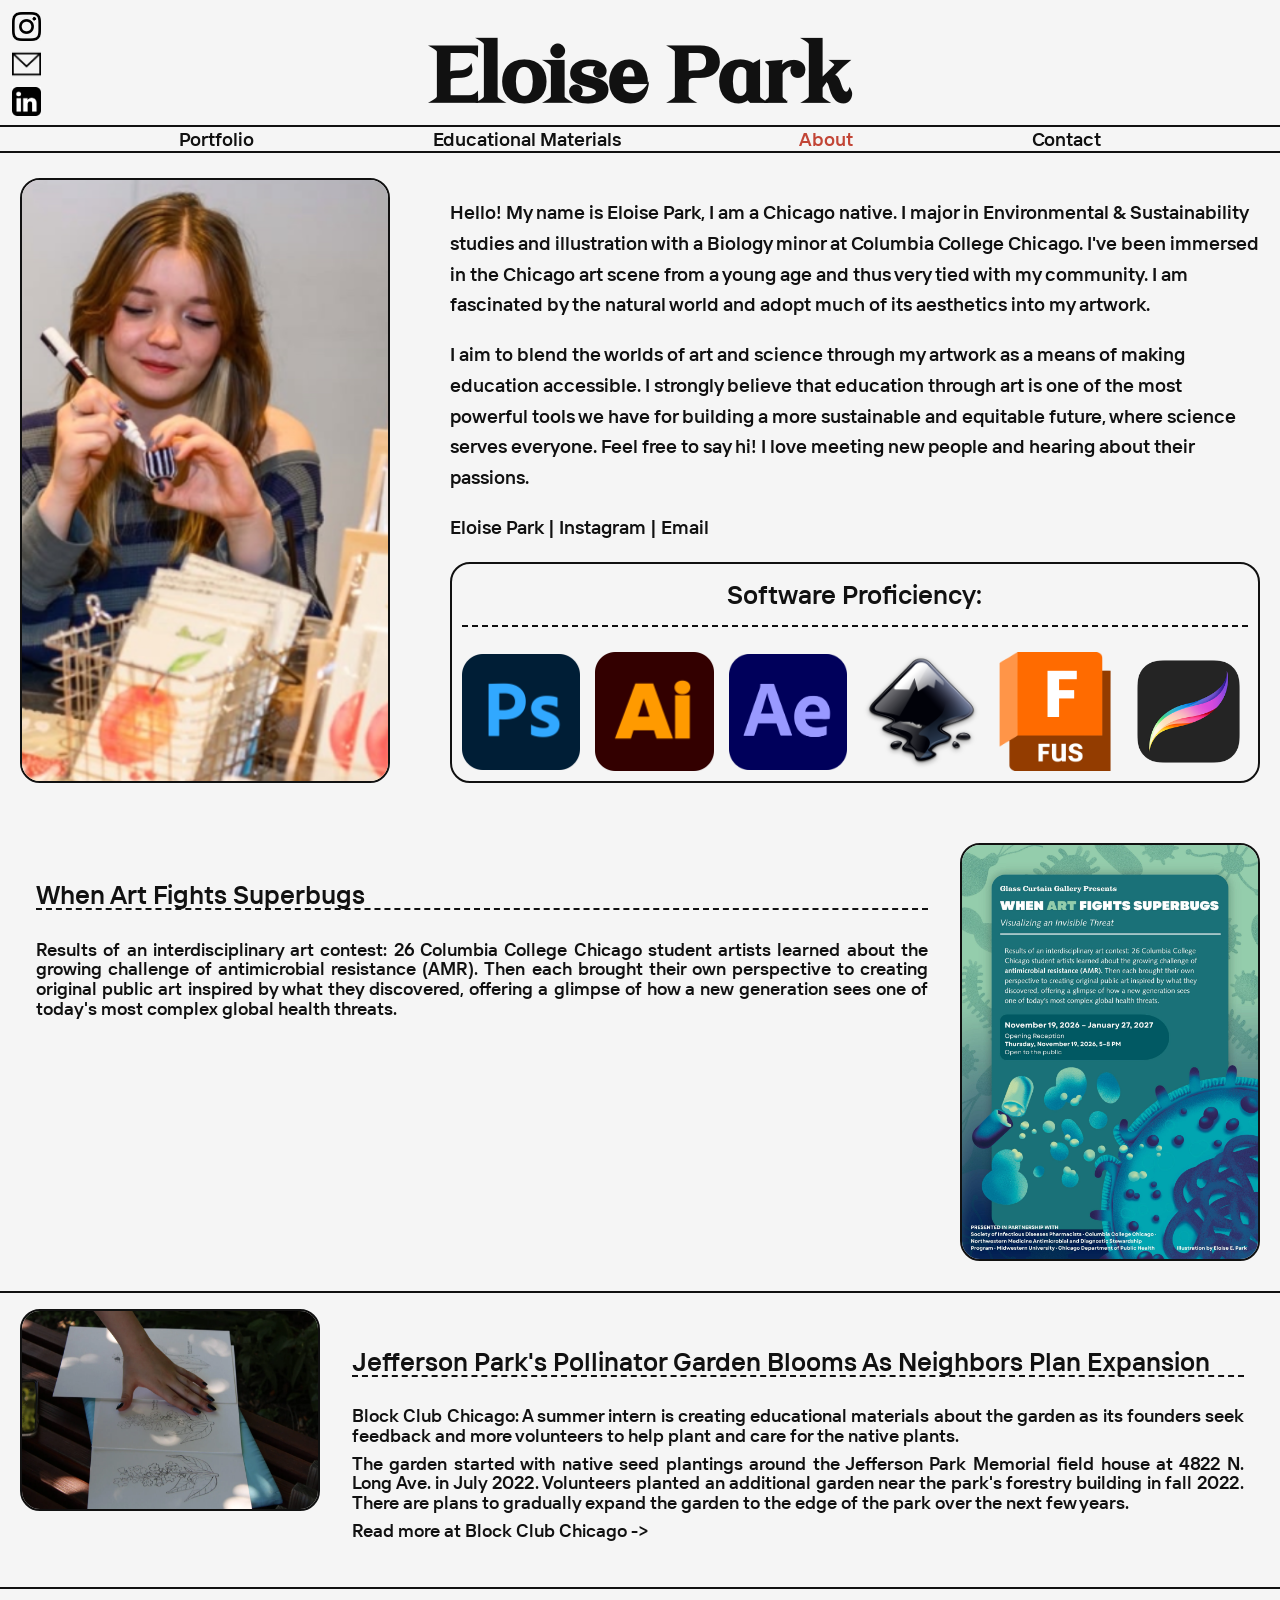
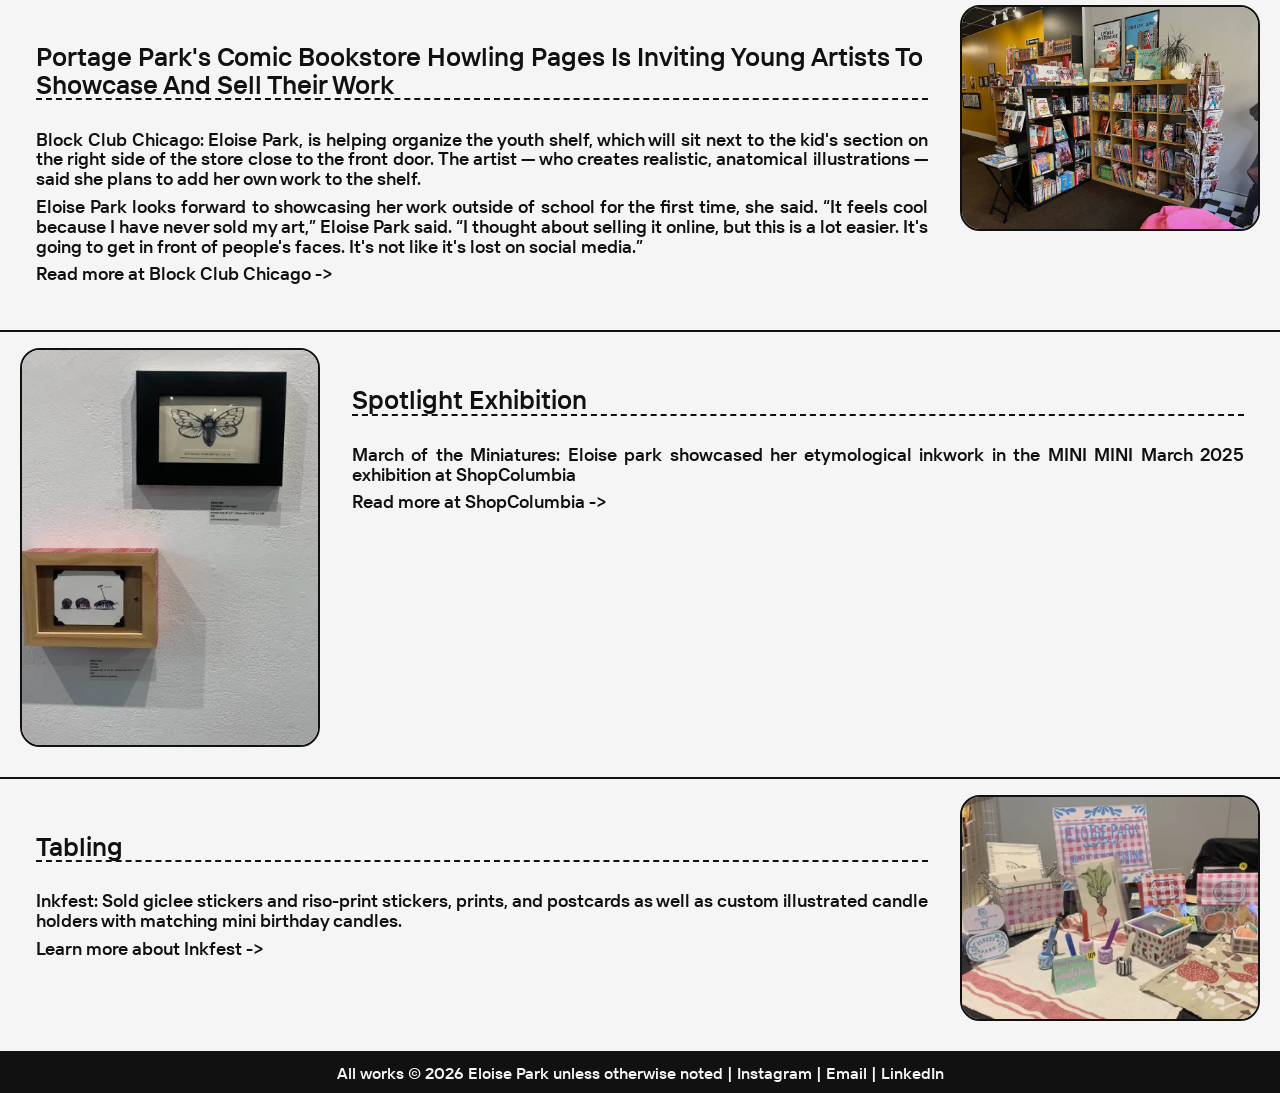
<file: about.html>
<!DOCTYPE html>
<html lang="en">
<head>
    <meta charset="UTF-8">
    <meta name="viewport" content="width=device-width, initial-scale=1.0">
    <title>Eloise Park</title>
    <link rel="stylesheet" href="shared/css/site.css">
    <link rel="stylesheet" href="shared/css/components/zigzag-cards.css">
    <link rel="stylesheet" href="pages/about/about.css">
</head>
<body>

    <div class="topstrip">
        <header>
            <h1>
                <a href="index.html">
                    Eloise Park
                </a>
            </h1>
        </header>
        <div id="icons">
            <a href="https://www.instagram.com/eloise_park_art/" target="_blank"><img src="assets/img/icons/insta.png" alt="Instagram"></a>
            <a href="contact.html"><img src="assets/img/icons/mail.png" alt="Email"></a>
            <a href="https://www.linkedin.com/in/eloise-park-a0b113347/" target="_blank"><img src="assets/img/icons/linkedin.png" alt="Linkedin"></a>
        </div>
    </div>


    <nav>
        <ul>
            <li><a href="index.html">Portfolio</a></li>
            <li><a href="resources.html">Educational Materials</a></li>
            <li><a href="about.html" class="active">About</a></li>
            <li><a href="contact.html">Contact</a></li>
        </ul>
    </nav>

    <main>
        <section>

            <div id="aboutsection">
                <div id="aboutimg">
                    <img src="assets/img/events/eloisetablecropped.png" alt="Illustrator Eloise Park">
                </div>
                <div id="abouttext">
                    <p>
                        Hello! My name is Eloise Park, I am a Chicago native. I major in Environmental & Sustainability studies and illustration with a Biology minor at Columbia College Chicago. I've been immersed in the Chicago art scene from a young age and thus very tied with my community. I am fascinated by the natural world and adopt much of its aesthetics into my artwork.                    </p>
                    <p>
                        I aim to blend the worlds of art and science through my artwork as a means of making education accessible. I strongly believe that education through art is one of the most powerful tools we have for building a more sustainable and equitable future, where science serves everyone. Feel free to say hi! I love meeting new people and hearing about their passions.
                    </p>
                    <!-- link to email -->
                    <p>Eloise Park | <a href="https://www.instagram.com/eloise_park_art/" target="_blank">Instagram</a> | <a href="contact.html">Email</a></p>
                    
                    <div id="software-section">
                        <p>Software Proficiency:</p>
                        <div id="softwareicons">
                            <img src="assets/img/icons/ps.png" alt="Adobe Photoshop">
                            <img src="assets/img/icons/ai.png" alt="Adobe Illustrator">
                            <img src="assets/img/icons/ae.png" alt="Adobe After Effects">
                            <img src="assets/img/icons/inkscape.png" alt="Inkscape">
                            <img src="assets/img/icons/fus.png" alt="Fusion 360">
                            <img src="assets/img/icons/procreate.png" alt="Procreate">
                        </div>
                    </div>
                </div>
            </div>

        </section>



        <section class="press-section">
            <div class="container">
 
                <div class="main">

                    <!-- BOX 3 -->
                    <div class="box">

                        <div class="content">
                            <h2 class="headers">
                                When Art Fights Superbugs
                            </h2>
                            <p>Results of an interdisciplinary art contest: 26 Columbia College Chicago student artists learned about the growing challenge of antimicrobial resistance (AMR). Then each brought their own perspective to creating original public art inspired by what they discovered, offering a glimpse of how a new generation sees one of today's most complex global health threats.</p>
                        </div>
                        <a href="#">
                            <img class="boximg" src="assets/img/art/bacteria/poster.png" alt="Bacteria Poster">
                        </a> 
                    </div>
                
                    <!-- BOX 2 -->
                    <div class="box">
                        <a href="https://blockclubchicago.org/2024/06/20/jefferson-parks-pollinator-garden-blooms-as-neighbors-plan-expansion/">
                            <img class="boximg" src="assets/img/events/eloiseplantart.webp" alt="Eloise Store">
                        </a> 

                        <div class="content">
                            <h2 class="headers">
                                <a href="https://blockclubchicago.org/2024/06/20/jefferson-parks-pollinator-garden-blooms-as-neighbors-plan-expansion/">
                                    Jefferson Park's Pollinator Garden Blooms As Neighbors Plan Expansion
                                </a>
                            </h2>
                            <p><b>Block Club Chicago</b>: A summer intern is creating educational materials about the garden as its founders seek feedback and more volunteers to help plant and care for the native plants.</p>
                            <p>The garden started with native seed plantings around the Jefferson Park Memorial field house at 4822 N. Long Ave. in July 2022. Volunteers planted an additional garden near the park's forestry building in fall 2022. There are plans to gradually expand the garden to the edge of the park over the next few years.</p>                    
                            <p><a href="https://blockclubchicago.org/2024/06/20/jefferson-parks-pollinator-garden-blooms-as-neighbors-plan-expansion/">Read more at Block Club Chicago -></a></p>
                        </div>

                    </div>
                    <!-- BOX 1 -->
                    <div class="box">
                        <div class="content">
                            <h2 class="headers">
                                <a href="https://blockclubchicago.org/2022/08/11/portage-parks-comic-bookstore-howling-pages-is-inviting-young-artists-to-showcase-and-sell-their-work/">
                                    Portage Park's Comic Bookstore Howling Pages Is Inviting Young Artists To Showcase And Sell Their Work
                                </a>
                            </h2>
                            <p><b>Block Club Chicago</b>: Eloise Park, is helping organize the youth shelf, which will sit next to the kid's section on the right side of the store close to the front door. The artist — who creates realistic, anatomical illustrations — said she plans to add her own work to the shelf.</p>
                            <p>Eloise Park looks forward to showcasing her work outside of school for the first time, she said. “It feels cool because I have never sold my art,” Eloise Park said. “I thought about selling it online, but this is a lot easier. It's going to get in front of people's faces. It's not like it's lost on social media.”</p>
                            
                            <p><a href="https://blockclubchicago.org/2022/08/11/portage-parks-comic-bookstore-howling-pages-is-inviting-young-artists-to-showcase-and-sell-their-work/">Read more at Block Club Chicago -></a></p>
                        </div>
                        <!-- BOX 1 IMAGE -->
                        <a href="https://blockclubchicago.org/2022/08/11/portage-parks-comic-bookstore-howling-pages-is-inviting-young-artists-to-showcase-and-sell-their-work/">
                            <img class="boximg" src="assets/img/events/eloisestore.webp" alt="Eloise Plant Art">
                        </a>
                    </div>

                    <div class="box">
                        <a href="https://shop.colum.edu/blogs/announcements/mini-mini-march-of-miniatures-2025/">
                            <img class="boximg" src="assets/img/events/exhibition.webp" alt="Eloise Store">
                        </a>
                        <div class="content">
                            <h2 class="headers">
                                <a href="https://shop.colum.edu/blogs/announcements/mini-mini-march-of-miniatures-2025/">
                                    Spotlight Exhibition
                                </a>
                            </h2>
                            <p><b>March of the Miniatures</b>: Eloise park showcased her etymological inkwork in the MINI MINI March 2025 exhibition at ShopColumbia</p>  
                            <p><a href="https://shop.colum.edu/blogs/announcements/mini-mini-march-of-miniatures-2025/">Read more at ShopColumbia -></a></p>      
                        </div>
                    </div>

                    <div class="box">
                        <div class="content">
                            <h2 class="headers">
                                <a href="https://www.instagram.com/p/DGTiuGrpKm5/">
                                    Tabling
                                </a>
                            </h2>
                            <p><b>Inkfest</b>: Sold giclee stickers and riso-print stickers, prints, and postcards as well as custom illustrated candle holders with matching mini birthday candles.</p>
                            <p><a href="https://www.instagram.com/p/DGTiuGrpKm5/">Learn more about Inkfest -></a></p>
                        </div>
                        <a href="https://www.instagram.com/p/DGTiuGrpKm5/">
                            <img class="boximg" src="assets/img/events/table.png" alt="Eloise tabling at Inkfest">
                        </a>
                    </div>
                </div>
            </div>

        </section>



    </main>
    <footer>
        All works &copy; 2026 Eloise Park unless otherwise noted 
        | <a href="https://www.instagram.com/eloise_park_art/" target="_blank">Instagram</a> 
        | <a href="contact.html">Email</a> 
        | <a href="https://www.linkedin.com/in/eloise-park-a0b113347/" target="_blank">LinkedIn</a>
    </footer>

</body>
</html>
</file>
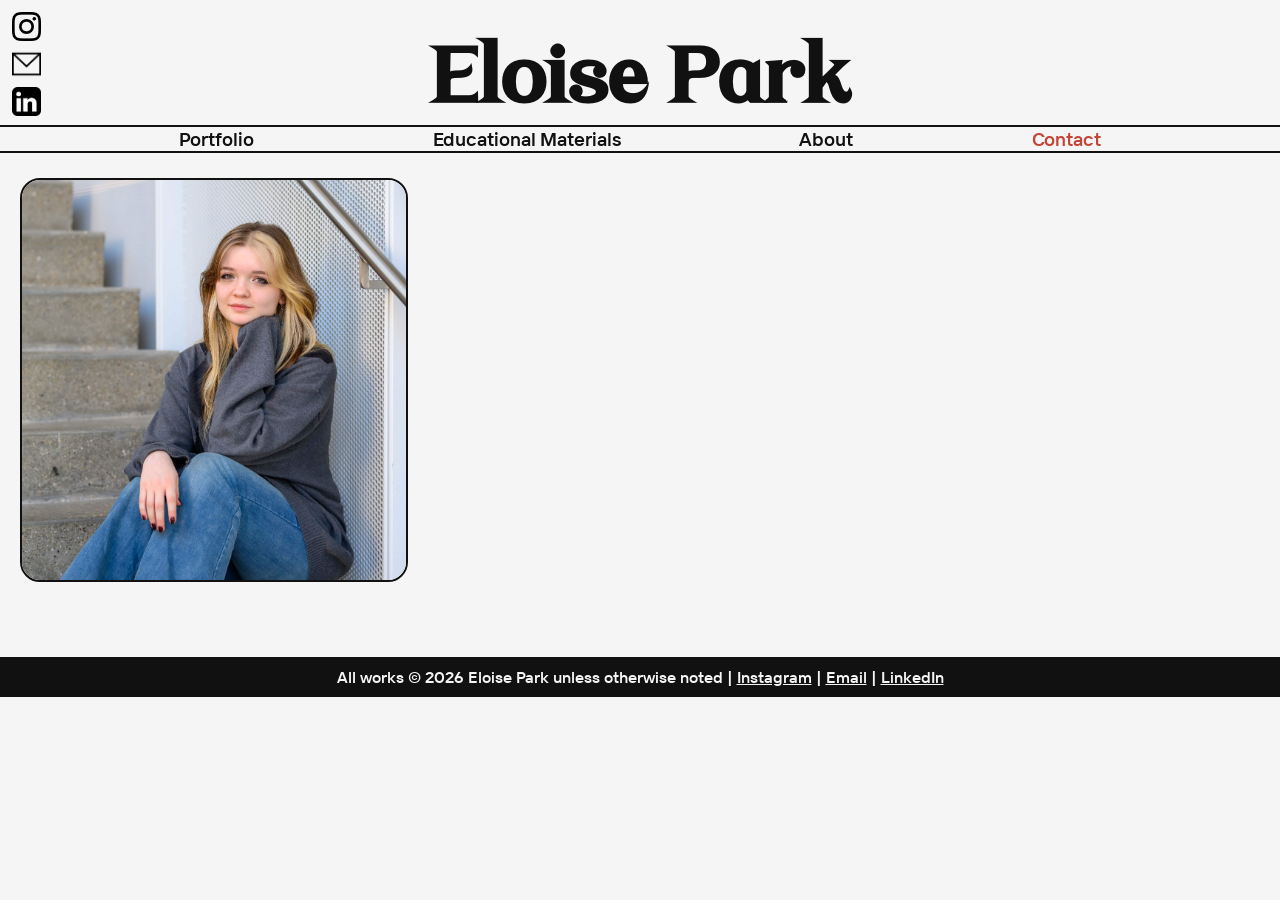
<file: contact.html>
<!DOCTYPE html>
<html lang="en">
<head>
    <meta charset="UTF-8">
    <meta name="viewport" content="width=device-width, initial-scale=1.0">
    <title>Eloise Park</title>
    <link rel="stylesheet" href="shared/css/site.css">
    <link rel="stylesheet" href="pages/contact/contact.css">
</head>
<body>
    <div class="topstrip">
        <header>
            <h1>
                <a href="index.html">
                    Eloise Park
                </a>
            </h1>
        </header>
        <div id="icons">
            <a href="https://www.instagram.com/eloise_park_art/" target="_blank"><img src="assets/img/icons/insta.png" alt="Instagram"></a>
            <a href="contact.html"><img src="assets/img/icons/mail.png" alt="Email"></a>
            <a href="https://www.linkedin.com/in/eloise-park-a0b113347/" target="_blank"><img src="assets/img/icons/linkedin.png" alt="Linkedin"></a>
        </div>
    </div>



    <nav>
        <ul>
            <li><a href="index.html">Portfolio</a></li>
            <li><a href="resources.html">Educational Materials</a></li> 
            <li><a href="about.html">About</a></li>
            <li><a href="contact.html" class="active">Contact</a></li>
        </ul>
    </nav>
    <section id="contactmain">
        <div id="contactimg">
            <img src="assets/img/eloisebody.png" alt="Hi, I'm Eloise Park!">
        </div>
        <div id="contactsection">
            <iframe 
                src="https://docs.google.com/forms/d/e/1FAIpQLSedpVaavAtAbdlArd6XAcit4l2Adn0C3xKICl1hwNUbqg0e9Q/viewform?embedded=true" 
                frameborder="0" marginheight="0" marginwidth="0">
                
                Loading…

            </iframe>
        </div>
    </section>

    <footer>
        All works &copy; 2026 Eloise Park unless otherwise noted 
        | <a href="https://www.instagram.com/eloise_park_art/" target="_blank">Instagram</a> 
        | <a href="contact.html">Email</a> 
        | <a href="https://www.linkedin.com/in/eloise-park-a0b113347/" target="_blank">LinkedIn</a>
    </footer>
</body>
</html>
</file>
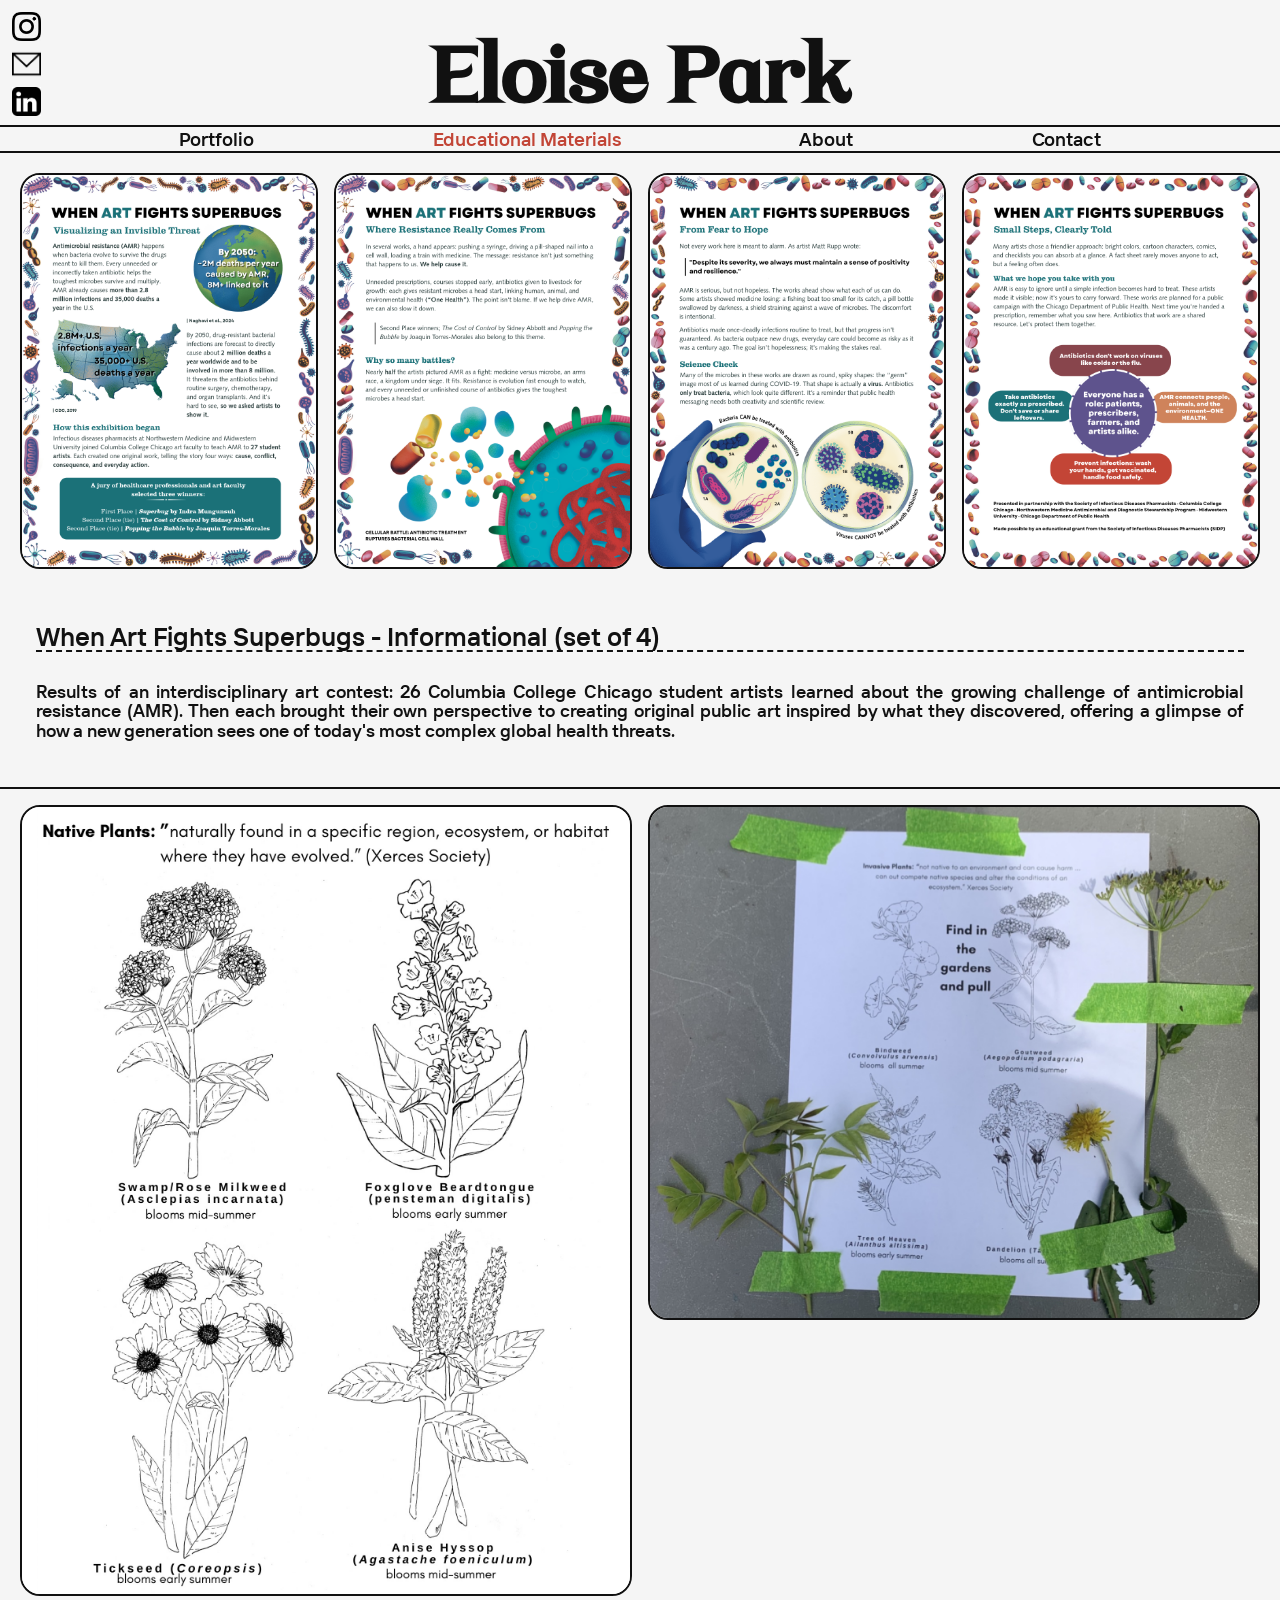
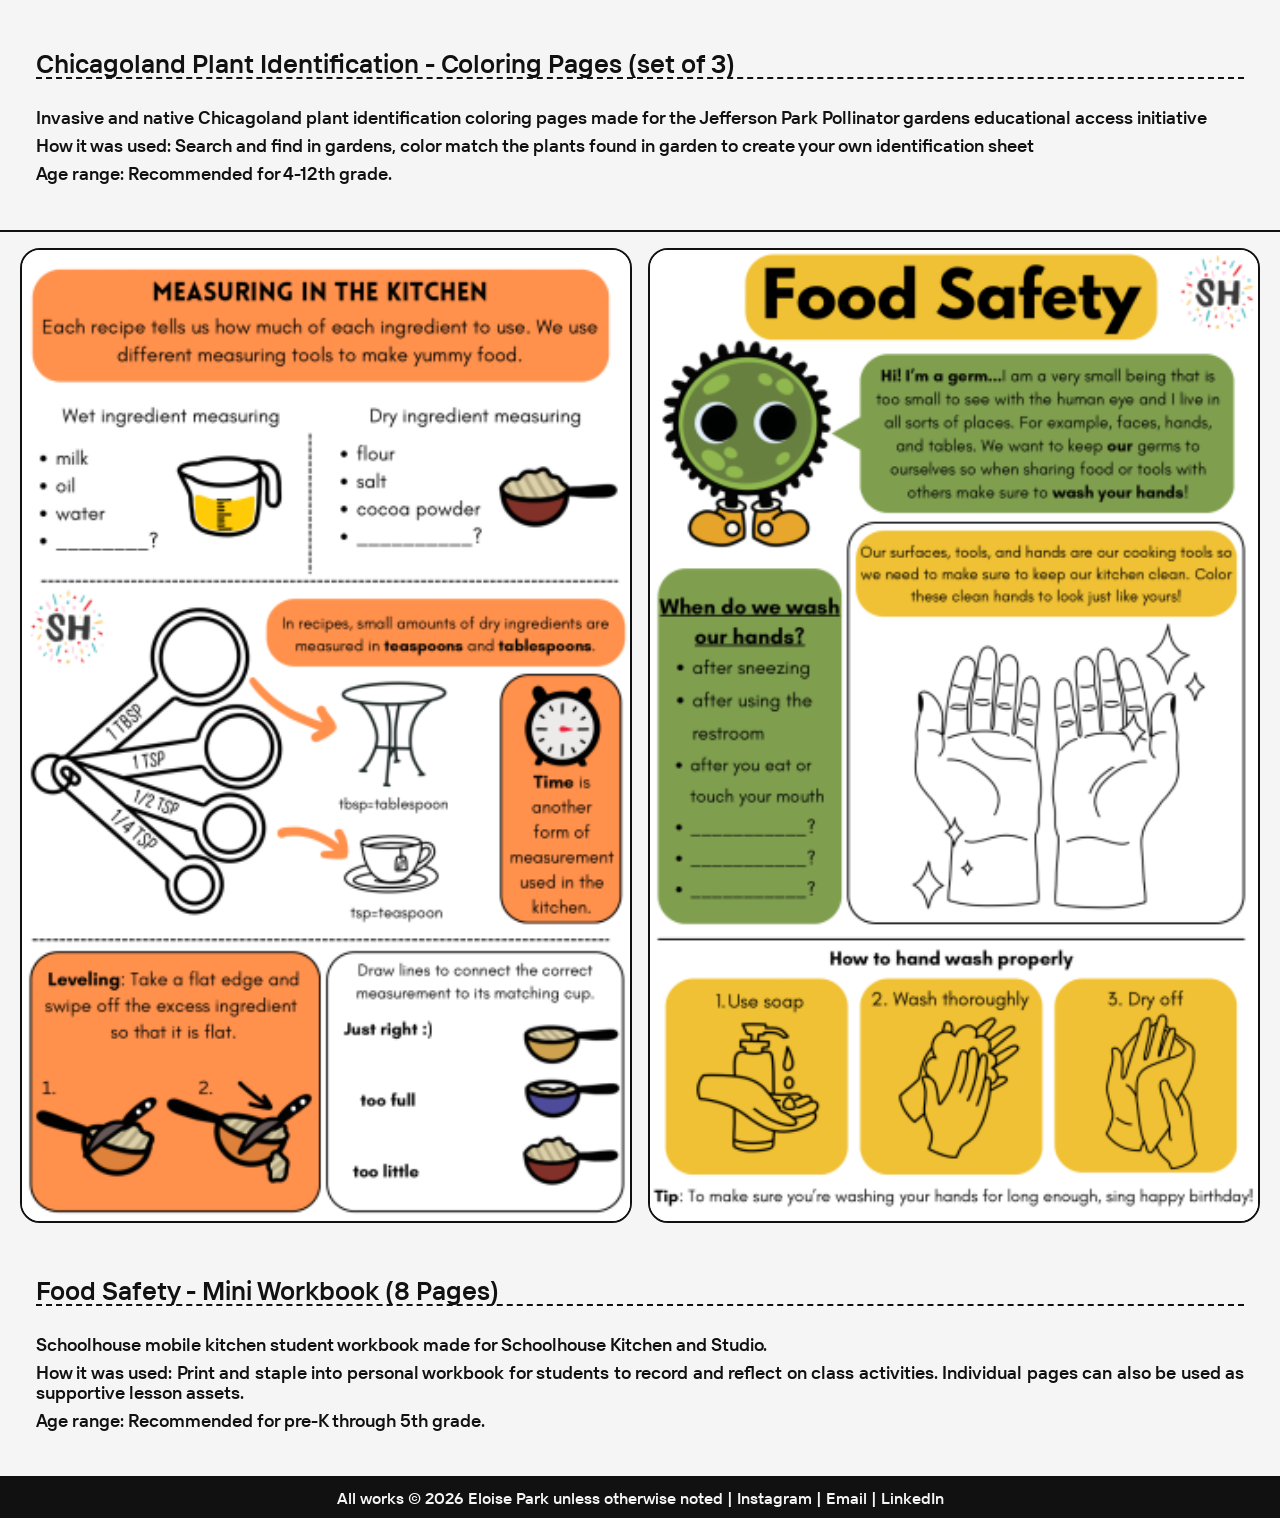
<file: resources.html>
<!DOCTYPE html>
<html lang="en">
<head>
    <meta charset="UTF-8">
    <meta name="viewport" content="width=device-width, initial-scale=1.0">
    <title>Eloise Park</title>

    <link rel="stylesheet" href="shared/css/site.css">
    <link rel="stylesheet" href="shared/css/components/zigzag-cards.css">
    <link rel="stylesheet" href="pages/resources/resources.css">
</head>
<body>
        <div class="topstrip">
        <header>
            <h1>
                <a href="index.html">
                    Eloise Park
                </a>
            </h1>
        </header>
        <div id="icons">
            <a href="https://www.instagram.com/eloise_park_art/" target="_blank"><img src="assets/img/icons/insta.png" alt="Instagram"></a>
            <a href="contact.html"><img src="assets/img/icons/mail.png" alt="Email"></a>
            <a href="https://www.linkedin.com/in/eloise-park-a0b113347/" target="_blank"><img src="assets/img/icons/linkedin.png" alt="Linkedin"></a>
        </div>
    </div>


    <nav>
        <ul>
            <li><a href="index.html">Portfolio</a></li>
            <li><a href="resources.html" class="active">Educational Materials</a></li>
            <li><a href="about.html">About</a></li>
            <li><a href="contact.html">Contact</a></li>
        </ul>
    </nav>

    <main>
        <section>            
            <div class="container">
 
                <div class="main">

                    <!-- BOX 3 -->
                    <div id="bacteria" class="box">
                        <div class="boximg-container">
                            <img class="boximg" src="assets/img/art/bacteria/PANEL1.png" alt="when art fights superbugs 1">
                            <img class="boximg" src="assets/img/art/bacteria/PANEL2.png" alt="when art fights superbugs 2">
                            <img class="boximg" src="assets/img/art/bacteria/PANEL3.png" alt="when art fights superbugs 3">
                            <img class="boximg" src="assets/img/art/bacteria/PANEL4.png" alt="when art fights superbugs 4">
                        </div>
                        
                        <div class="content">
                            <h2 class="headers">
                                    When Art Fights Superbugs - Informational (set of 4)
                            </h2>
                            <p>Results of an interdisciplinary art contest: 26 Columbia College Chicago student artists learned about the growing challenge of antimicrobial resistance (AMR). Then each brought their own perspective to creating original public art inspired by what they discovered, offering a glimpse of how a new generation sees one of today's most complex global health threats.</p>                           
                        </div>
                    </div>
                
                    <!-- BOX 2 -->
                    <div class="box">
                        <div class="boximg-container">
                            <img class="boximg" src="assets/img/shop/coloringpage.png" alt="plant coloring page">
                            <img class="boximg" src="assets/img/resources/flowerExample.png" alt="plant coloring page">
                        </div>

                        <div class="content">
                            <h2 class="headers">
                                    Chicagoland Plant Identification - Coloring Pages (set of 3)
                            </h2>
                            <p>
                                 Invasive and native Chicagoland plant identification coloring pages made for the Jefferson Park Pollinator gardens educational access initiative
                            </p>
                            <p> 
                                <b>How it was used:</b> Search and find in gardens, color match the plants found in garden to create your own  identification sheet 
                            </p> 
                            <p>
                                <b>Age range:</b> Recommended for 4-12th grade.
                            </p>                           
                        </div>
                    </div>
                    <!-- BOX 1 -->
                    <div class="box">
                        <div class="boximg-container">
                            <img class="boximg" src="assets/img/resources/measure.png" alt="measure coloring page">
                            <img class="boximg" src="assets/img/resources/foodSafety.png" alt="food safety workbook">
                        </div>

                        <div class="content">
                            <h2 class="headers">
                                    Food Safety - Mini Workbook (8 Pages)
                            </h2>
                            <p> Schoolhouse mobile kitchen student workbook made for Schoolhouse Kitchen and Studio.</p>
                            <p>
                                <b>How it was used:</b> Print and staple into personal workbook for students to record and reflect on class activities. Individual pages can also be used as supportive lesson assets. 
                            </p>
                            <p>
                                <b>Age range:</b> Recommended for pre-K through 5th grade.
                            </p>
                        </div>
                    </div>

                </div>
            </div>

        </section>

    </main>

    <footer>
        All works &copy; 2026 Eloise Park unless otherwise noted 
        | <a href="https://www.instagram.com/eloise_park_art/" target="_blank">Instagram</a> 
        | <a href="contact.html">Email</a> 
        | <a href="https://www.linkedin.com/in/eloise-park-a0b113347/" target="_blank">LinkedIn</a>
    </footer>
</body>
</html>
</file>
<file: shared/css/site.css>
/* ============================================================
   site.css: the shared shell every page links first.
   Page-specific styles live next to each page in /pages/<page>/.
   Shared components that only SOME pages use (e.g. zigzag-cards)
   are linked directly by those pages, not imported here.
   ============================================================ */

@import url("tokens.css");
@import url("base.css");
@import url("components/header.css");
@import url("components/nav.css");
@import url("components/footer.css");
</file>
<file: shared/css/components/zigzag-cards.css>
/* ============================================================
   zigzag-cards.css: image + text cards (.container > .main > .box)
   Used by: resources.html, about.html (press section)
   ============================================================ */

*{
    box-sizing: border-box;
}

a{
    color: var(--med-color);
    text-decoration: none;
}
 
.container{
    margin: 0 auto;
    margin-top: 20px;
    width: 100%;
    min-width: 0;
}
 
.imgwrapper{
    display: flex;
    flex-grow: 1;
    flex-basis: 0;
}
 
.img{
    align-self: center;
    width: 100%;
    min-width: 200px;
    height: 100%;
    object-fit:cover;
    border: var(--secondary-dark-color) solid 2px;
}
 
.main{
    display: flex;
    flex-direction: column;
    gap: 1rem;
    width: 100%;
    min-width: 0;
}

/* thing the image and text is in */
.box{
    display: flex;
    flex-direction: column;
    gap: 1rem;
    width: 100%;
    min-width: 0;
    padding-left: 20px;
    padding-right: 20px;
    padding-bottom: 30px;
    border-bottom: var(--secondary-dark-color) solid 2px;
}

#bacteria{
    display: flex;
    flex-direction: column;
    gap: 1rem;
    padding-left: 20px;
    padding-right: 20px;
    padding-bottom: 30px;
    border-bottom: var(--secondary-dark-color) solid 2px;
}

.boximg-container{
    display: grid;
    grid-template-columns: repeat(2, minmax(0, 1fr));
    gap: 1rem;
    width: 100%;
    min-width: 0;
}

#bacteria .boximg-container{
    grid-template-columns: repeat(4, minmax(0, 1fr));
}
 
.boximg{
    display: block;
    width: 100%;
    max-width: 100%;
    height: auto;
    object-fit: contain;
    border-radius:20px;
    border: solid 2px var(--secondary-dark-color);
}
 
.content{
    padding: 1rem;
    width: 100%;
    min-width: 0;
    scrollbar-width: thin;
    scrollbar-color: var(--dark-color) var(--white);
    text-align: justify;
    line-height: 1.1;
    display: flex;
    flex-direction: column;
    gap: 0.5rem;
}

.content p{
    margin: 0;
    font-size: clamp(1rem, 1.5vw, 1.125rem);
}
 
.headers{
    font-size: clamp(1.25rem, 2vw, 2rem);
    text-align: left;
    font-weight: normal;
    border-bottom: 2px dashed var(--secondary-dark-color);
}
 
 
 
@media(max-width:730px){
    #bacteria .boximg-container{
        grid-template-columns: repeat(2, minmax(0, 1fr));
    }

    .boximg-container{
        gap: 0.5rem;
    }
}
 
@media(max-width:515px){
    #bacteria .boximg-container{
        grid-template-columns: 1fr;
    }
}
</file>
<file: pages/about/about.css>
/* ============================================================
   about.css: about.html only (profile, software icons, press list)
   Press cards also use shared/css/components/zigzag-cards.css
   ============================================================ */

#aboutsection{
    display:flex;
    flex-direction:row;
    align-items:stretch;
    width: 100%;
    box-sizing: border-box;
    margin-bottom:40px;
    gap:20px;
}

#aboutimg{
    flex: 0 0 32%;
    box-sizing: border-box;
}
#aboutimg img{
    display: block;
    width:100%;
    border-radius:20px;
    border: solid 2px var(--secondary-dark-color);
    height:100%;
    object-fit:cover;
}
#abouttext{
    flex: 1 1 0;
    min-width: 0;
    font-size:1.5vw;
    line-height:1.6;
    box-sizing: border-box;
    overflow: hidden;
}
#abouttext h3{
    border-bottom: 2px solid var(--secondary-dark-color);
}

#aboutimg, #abouttext{
    padding:20px;
}

@media (max-width: 800px) {
    #aboutsection{
        flex-direction:column;
        padding: 0 15px;
    }
    #aboutimg, #abouttext{
        flex: none;
        width: 100%;
        padding-left: 0;
        padding-right: 0;
    }
    #abouttext{
        padding-top: 0px;
        margin-top: 0px;

        font-size: 18px;

        padding-bottom: 0px;
        margin-bottom: 0px;
    }
    .hideOnMobile {
        display: none;
        visibility: collapse;
    }
}



#software-section{
    border: solid 2px var(--secondary-dark-color);
    border-radius: 20px;
    padding: 10px;
}

#software-section p{
    text-align: center;
    font-size: 2vw;
    border-bottom: 2px dashed var(--secondary-dark-color);
    padding-bottom: 10px;
    margin-top: 0px;
}
@media (max-width: 800px) {
    #software-section p {
        font-size: 20px;
    }
}


#softwareicons{
    display: flex;
    flex-direction: row;
    justify-content: space-between;
    align-items: center;
    gap: 15px;
    margin-top: 20px;
    width: 100%;
    box-sizing: border-box;
}

@media (max-width: 800px) {
    #softwareicons {
        width: 100%;
        gap: 10px;
    }
}

#softwareicons img{
    width: auto;
    width: 5%;
    flex: 1 1 0;
    object-fit: contain;

}

.press-section .box{
    flex-direction: row;
    align-items: flex-start;
}

.press-section .box > a{
    display: block;
    flex: 0 0 25%;
    max-width: 300px;
    min-width: 0;
}

.press-section .box > a .boximg{
    display: block;
    width: 100%;
    max-width: 100%;
    height: auto;
    max-height: 420px;
    object-fit: contain;
}

.press-section .content{
    flex: 1 1 0;
    min-width: 0;
}

@media (max-width: 730px) {
    .press-section .box{
        flex-direction: column;
    }

    .press-section .box > a{
        flex-basis: auto;
        width: 100%;
        max-width: none;
    }

    .press-section .box > a .boximg{
        max-height: none;
    }
}

@media (max-width: 600px) {
    #softwareicons img {
        margin-bottom: 10px;
        max-width: 60px;
    }
}










/* THIS IS WHERE THE CAROSEL IS:::  */
#littleimgs{
    display:flex;
    flex-direction:row;
    justify-content:center;
    align-items:top;
    width: 100%;
    gap:0px;
    margin: 10px 0;
}   

#littleimgs img{
    display:block;
    border-radius: 0px;
    width: 100px;
    object-fit: cover;
}

#littleimgs button {
    color: var(--black);
    font-size: 80px;
    border-radius: 0px;
    background-color: rgba(0, 0, 0, 0);
    transition: 0.25s;
}
@media (max-width: 700px) {
    #littleimgs button {
        font-size: 45px;
        padding: 8px;
    }
}
#littleimgs #prev{
    border-right: var(--black) solid 2px;
}
#littleimgs #next{
    border-left: var(--black) solid 2px;
}

#littleimgs button:hover{
    color: var(--white);
    transition: 0.25s;
}






/* viewport */
.carousel-window{
  overflow:hidden;
  width: 90%;
}

/* track of all images */
.carousel-track{
  display:flex;
  transition: transform 0.4s ease;
}

/* each image takes 1/3 of window */
.carousel-track img{
  flex: 0 0 calc(100% / 3);
  width: 100%;
  border-radius:20px;
  border: solid 2px var(--secondary-dark-color);
  border-left: none;
  object-fit:cover;
}

/* buttons */
#prev, #next{
  border:none;
  background: var(--secondary-dark-color);
  padding:8px 12px;
  cursor:pointer;
  border-radius:4px;
  font-size:20px;
}
#prev:hover, #next:hover{
  background: var(--med-color);
  color: var(--dark-color);
}







/* Footer sits flush on this page */
footer {
    margin-top: -10px;
}
</file>
<file: pages/contact/contact.css>
/* ============================================================
   contact.css: contact.html only (photo + embedded Google Form)
   ============================================================ */

#contactmain {
    display:flex;
    flex-direction:row;
    align-items:stretch;
    margin-bottom:40px;
    gap:20px;
}

#contactimg{
    width:30%;
    height: 400px;
    flex-shrink:0;
}
#contactimg img{
    width:100%;
    border-radius:20px;
    border: solid 2px var(--secondary-dark-color);
    height:100%;
    object-fit:cover;
}
#contactsection{
    width:60%;
    font-size:1.5vw;
    line-height:1.6;
    /* Ensure child elements like #softwareicons don't overflow */
    box-sizing: border-box;
    max-width: 100%;
    overflow: hidden;
}

#BIGcontactsection{
    width:100%;
    font-size:1.5vw;
    line-height:1.6;
    /* Ensure child elements like #softwareicons don't overflow */
    box-sizing: border-box;
    max-width: 100%;
    overflow: hidden;
}

#contactsection h3{
    border-bottom: 2px solid var(--secondary-dark-color);
}

#contactimg, #contactsection{
    padding:20px;
}




iframe {
    width: 100%;
    height: 400px;
    border: none;
    object-fit: cover;
}
</file>
<file: pages/resources/resources.css>
/* ============================================================
   resources.css: resources.html only
   Cards come from shared/css/components/zigzag-cards.css.
   Put styles that only this page needs here.
   ============================================================ */

/* Footer sits flush on this page */
footer {
    margin-top: -10px;
}
</file>
